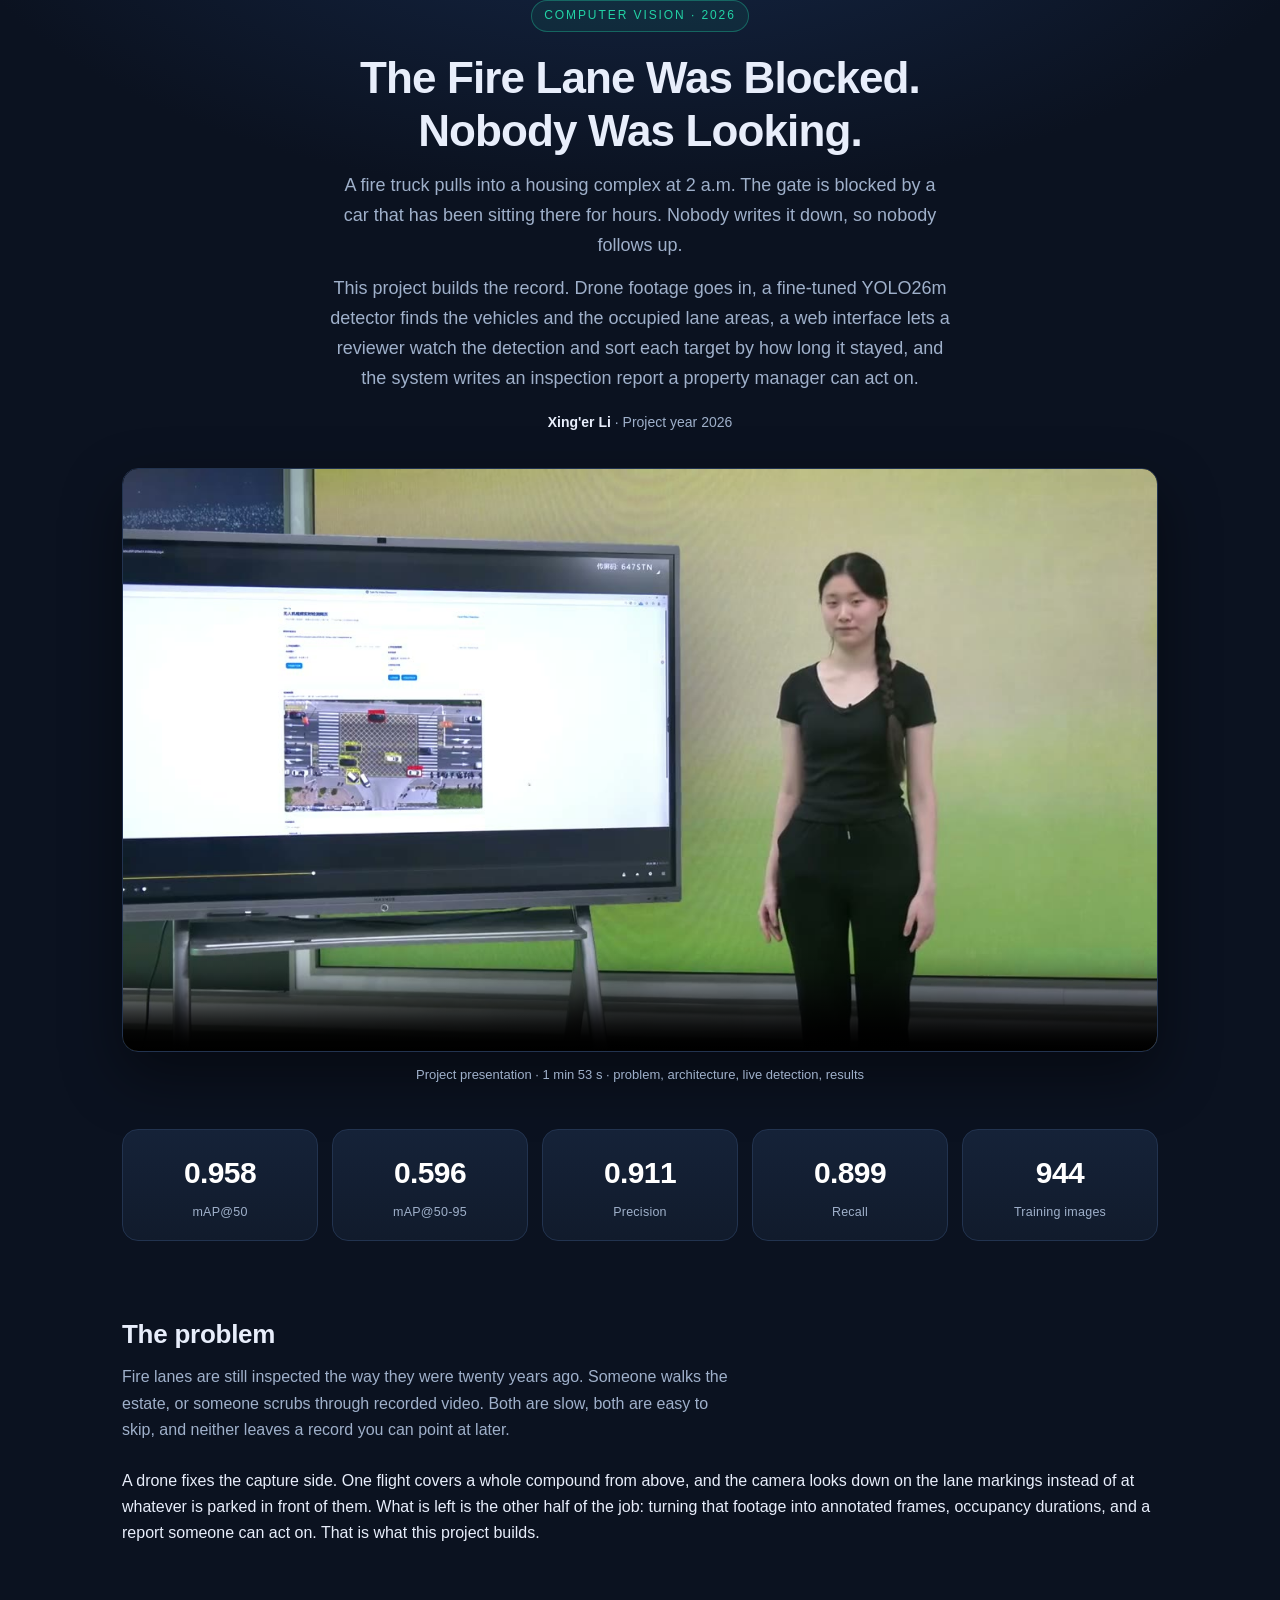
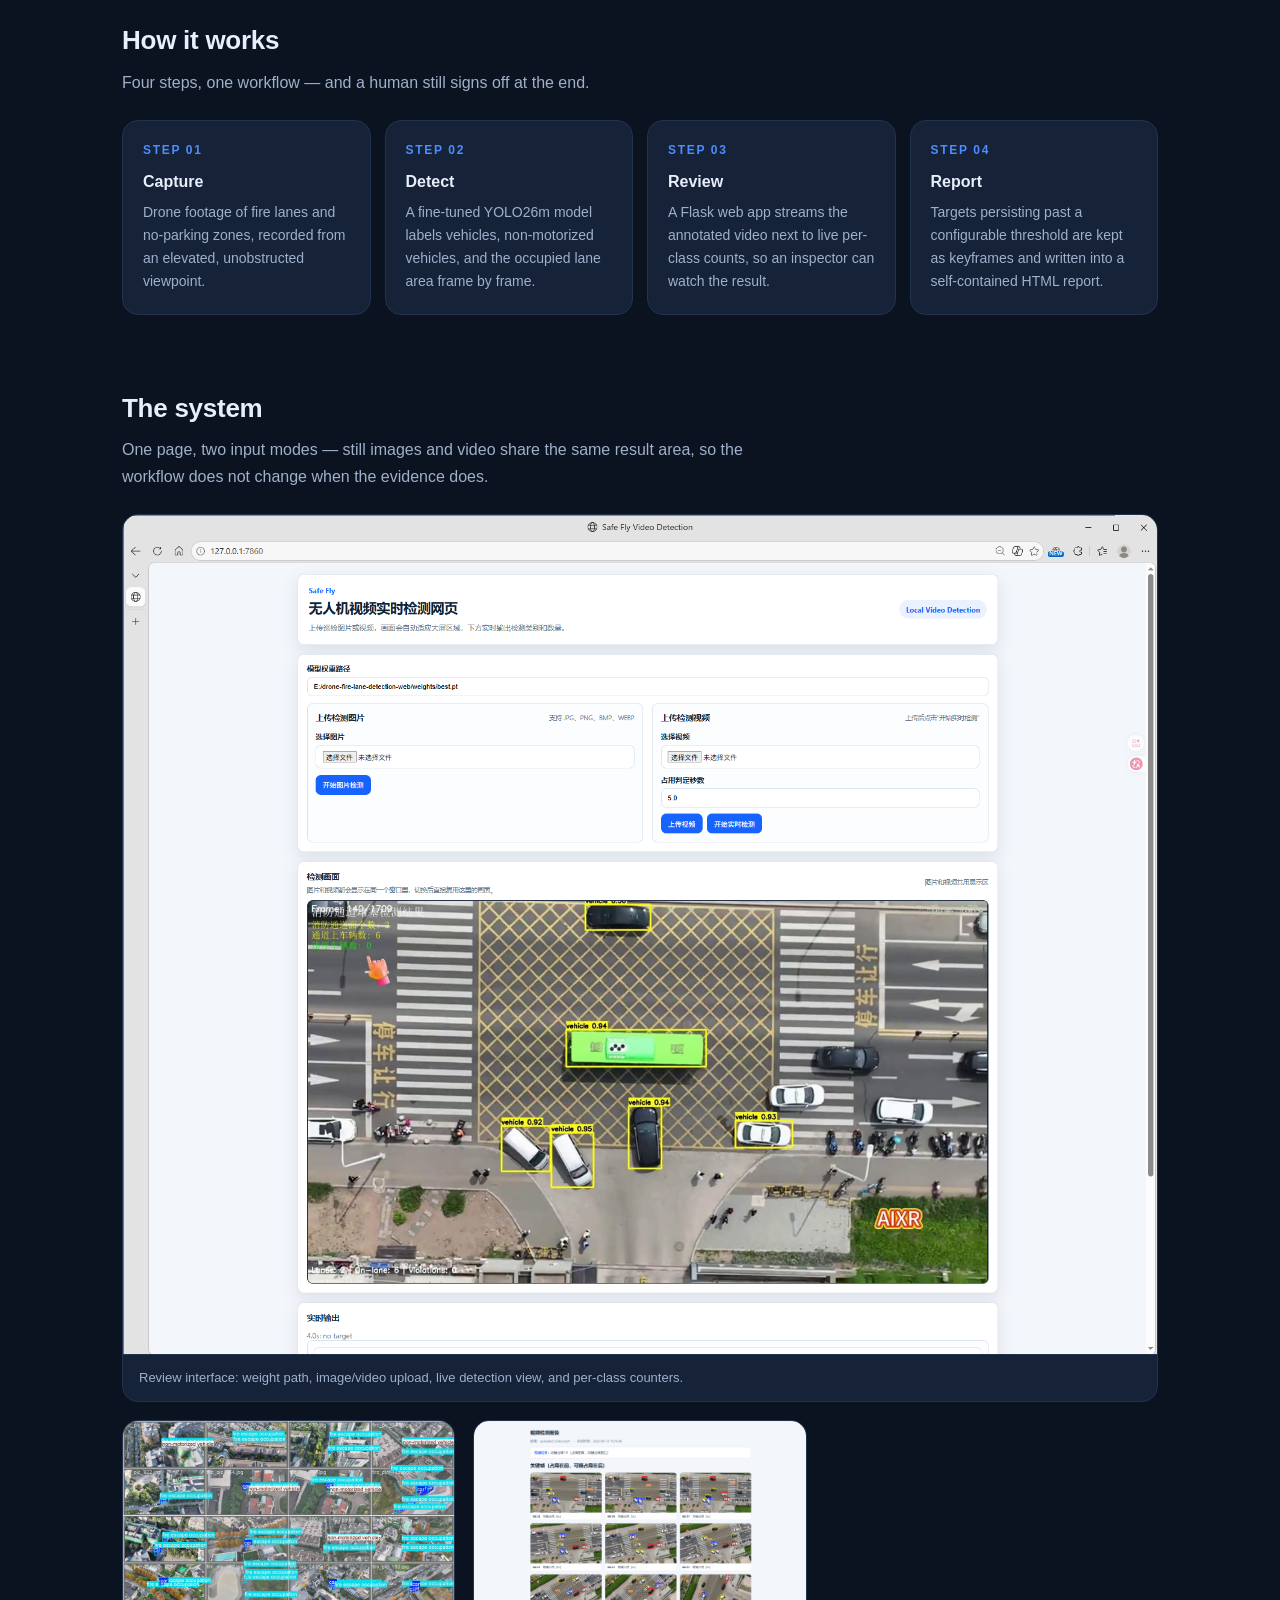
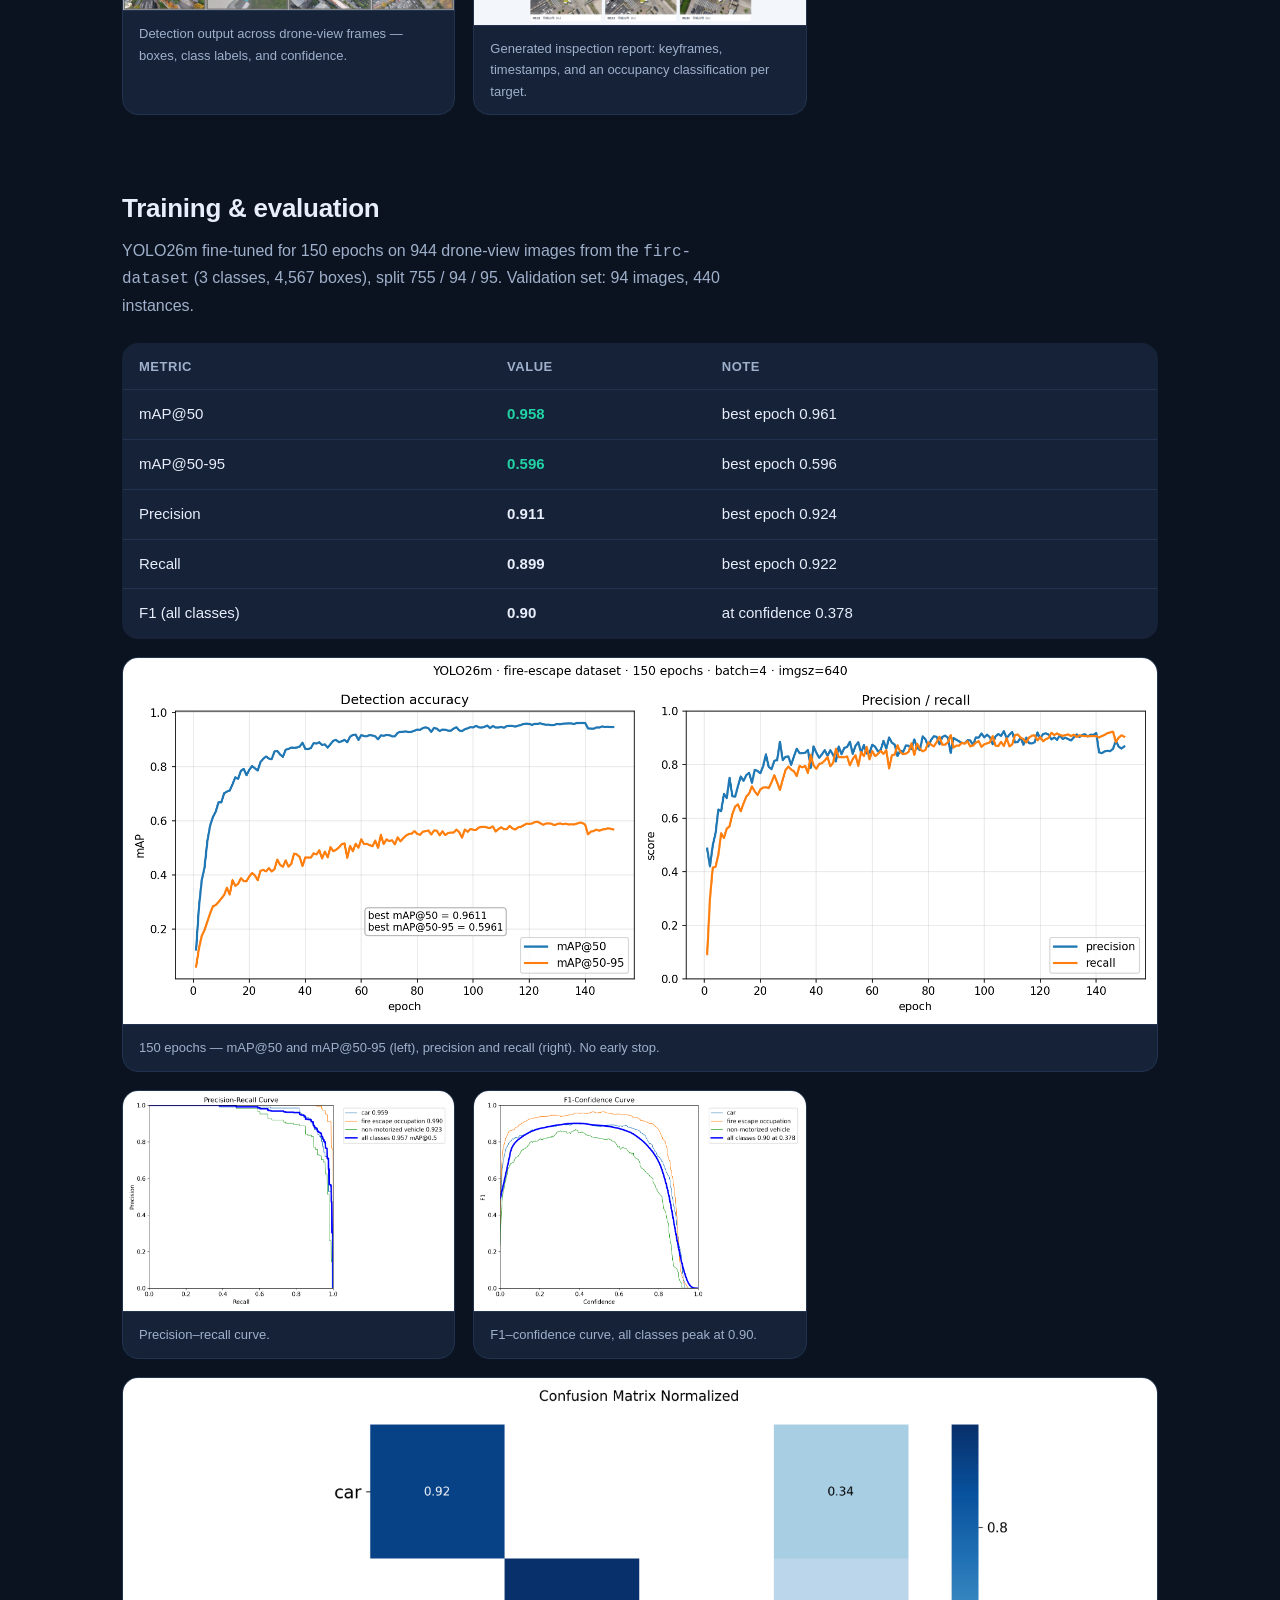
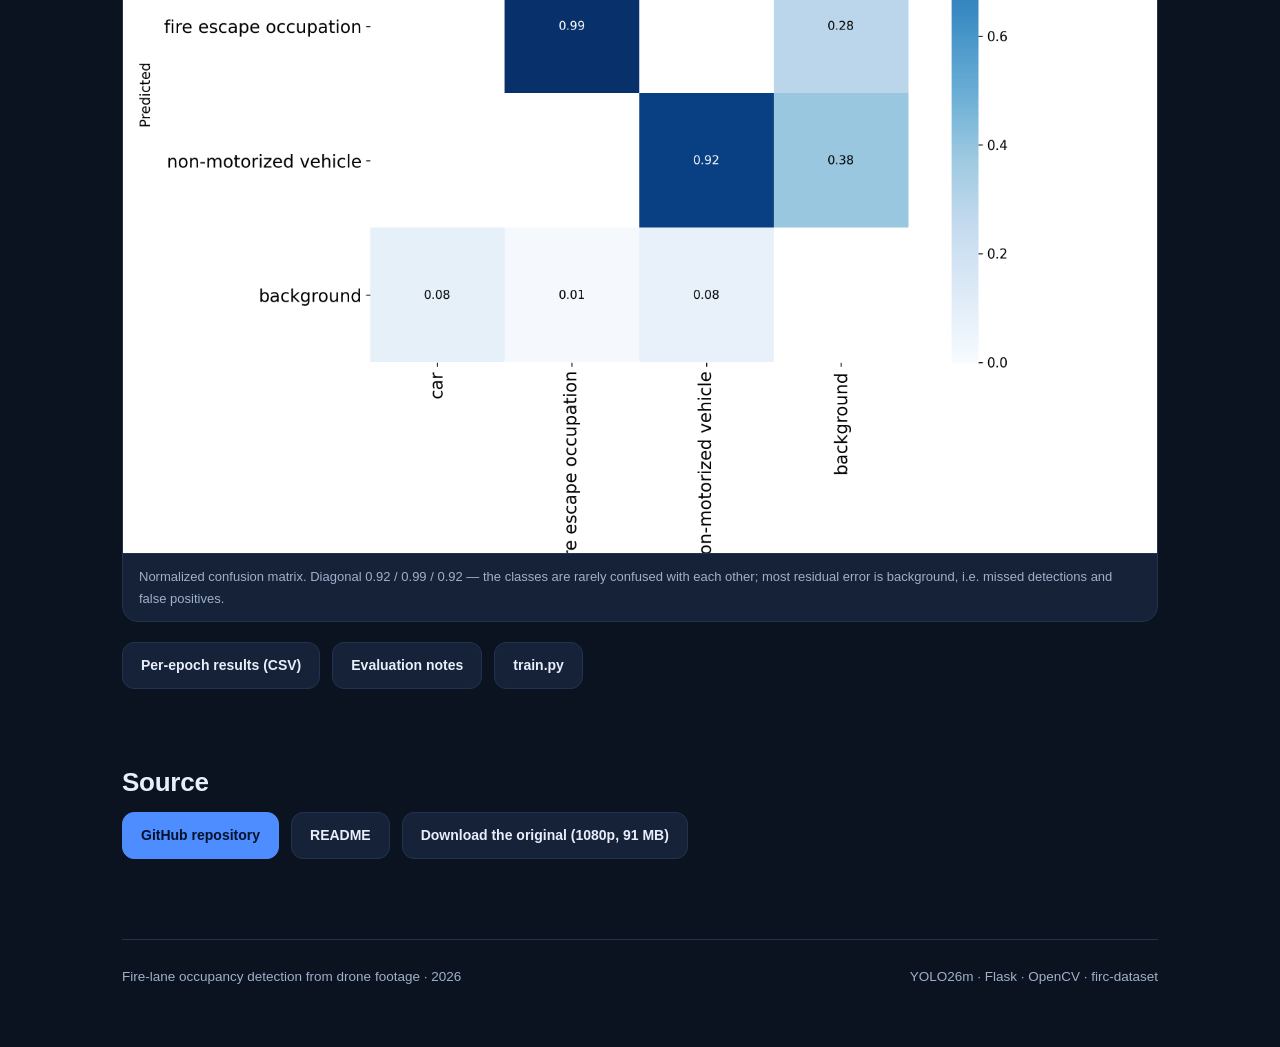
<file: index.html>
<!DOCTYPE html>
<html lang="en">
<head>
<meta charset="utf-8">
<meta name="viewport" content="width=device-width, initial-scale=1">
<title>The Fire Lane Was Blocked. Nobody Was Looking. — Fire-Lane Detection from Drone Footage</title>
<meta name="description" content="Fire-lane occupancy detection from drone footage: a fine-tuned YOLO26m detector, a review interface that sorts each target by how long it stayed, and an inspection report a property manager can act on.">
<style>
  :root{
    --bg:#0b1220;
    --bg-soft:#111c30;
    --card:#152238;
    --line:#22334f;
    --text:#e8eefb;
    --muted:#9fb0ca;
    --accent:#4d8dff;
    --accent-2:#22d3a6;
    --warn:#ffb020;
    --radius:16px;
    --max:1080px;
  }
  *{box-sizing:border-box}
  html{scroll-behavior:smooth}
  body{
    margin:0;
    background:radial-gradient(1200px 600px at 50% -160px, #16294a 0%, var(--bg) 60%) no-repeat, var(--bg);
    color:var(--text);
    font:16px/1.65 -apple-system,BlinkMacSystemFont,"Segoe UI","Noto Sans",Helvetica,Arial,sans-serif;
    -webkit-font-smoothing:antialiased;
  }
  a{color:var(--accent);text-decoration:none}
  a:hover{text-decoration:underline}
  .wrap{max-width:var(--max);margin:0 auto;padding:0 22px}
  header{padding:56px 0 8px;text-align:center}
  .eyebrow{
    display:inline-block;font-size:12px;letter-spacing:.16em;text-transform:uppercase;
    color:var(--accent-2);border:1px solid rgba(34,211,166,.35);
    padding:5px 12px;border-radius:999px;background:rgba(34,211,166,.08);
  }
  h1{font-size:clamp(26px,4.2vw,44px);line-height:1.2;margin:20px auto 14px;max-width:24ch;letter-spacing:-.02em}
  .lede{color:var(--muted);font-size:clamp(15px,1.6vw,18px);max-width:62ch;margin:0 auto}
  .lede + .lede{margin-top:14px}
  .byline{color:var(--muted);font-size:14px;margin-top:18px}
  .byline b{color:var(--text);font-weight:600}

  /* video */
  .player{margin:34px 0 0;border-radius:var(--radius);overflow:hidden;border:1px solid var(--line);
    background:#000;box-shadow:0 24px 60px rgba(0,0,0,.45)}
  .player video{display:block;width:100%;height:auto;aspect-ratio:16/9;background:#000}
  .caption{color:var(--muted);font-size:13px;text-align:center;margin:12px 0 0}

  /* stats */
  .stats{display:grid;grid-template-columns:repeat(auto-fit,minmax(150px,1fr));gap:14px;margin:44px 0 0}
  .stat{background:linear-gradient(180deg,var(--card),#111b2c);border:1px solid var(--line);
    border-radius:var(--radius);padding:18px 16px;text-align:center}
  .stat .v{font-size:clamp(22px,3vw,30px);font-weight:700;letter-spacing:-.02em;color:#fff}
  .stat .v small{font-size:.5em;color:var(--accent-2);font-weight:600;margin-left:2px}
  .stat .k{color:var(--muted);font-size:12.5px;margin-top:4px;letter-spacing:.02em}

  section{margin:72px 0 0}
  h2{font-size:clamp(20px,2.4vw,26px);margin:0 0 8px;letter-spacing:-.01em}
  .sub{color:var(--muted);margin:0 0 24px;max-width:70ch}
  p{margin:0 0 14px}

  /* pipeline */
  .flow{display:grid;grid-template-columns:repeat(auto-fit,minmax(200px,1fr));gap:14px}
  .step{background:var(--card);border:1px solid var(--line);border-radius:var(--radius);padding:20px}
  .step .n{font-size:12px;color:var(--accent);font-weight:700;letter-spacing:.14em}
  .step h3{margin:8px 0 6px;font-size:16px}
  .step p{color:var(--muted);font-size:14px;margin:0}

  /* figures */
  .figs{display:grid;grid-template-columns:repeat(auto-fit,minmax(320px,1fr));gap:18px}
  figure{margin:0;background:var(--card);border:1px solid var(--line);border-radius:var(--radius);overflow:hidden}
  figure img{display:block;width:100%;height:auto;background:#0b1220}
  figcaption{padding:12px 16px;color:var(--muted);font-size:13px;border-top:1px solid var(--line)}
  .wide{grid-column:1/-1}

  /* table */
  table{width:100%;border-collapse:collapse;background:var(--card);border:1px solid var(--line);
    border-radius:var(--radius);overflow:hidden;font-size:15px}
  th,td{padding:12px 16px;text-align:left;border-bottom:1px solid var(--line)}
  th{color:var(--muted);font-weight:600;font-size:13px;letter-spacing:.04em;text-transform:uppercase}
  tr:last-child td{border-bottom:none}
  td.num{font-variant-numeric:tabular-nums;font-weight:600}
  .best{color:var(--accent-2)}

  ul{margin:0 0 14px;padding-left:20px;color:var(--muted)}
  li{margin-bottom:7px}

  .links{display:flex;flex-wrap:wrap;gap:12px;margin-top:8px}
  .btn{display:inline-block;padding:11px 18px;border-radius:12px;border:1px solid var(--line);
    background:var(--card);color:var(--text);font-size:14px;font-weight:600}
  .btn.primary{background:var(--accent);border-color:var(--accent);color:#04122b}
  .btn:hover{text-decoration:none;filter:brightness(1.08)}

  footer{margin:80px 0 60px;padding-top:26px;border-top:1px solid var(--line);
    color:var(--muted);font-size:13.5px;display:flex;flex-wrap:wrap;gap:10px;justify-content:space-between}
  @media (max-width:560px){
    header{padding-top:36px}
    .figs{grid-template-columns:1fr}
    section{margin-top:52px}
  }
</style>
</head>
<body>

<header class="wrap">
  <span class="eyebrow">Computer Vision · 2026</span>
  <h1>The Fire Lane Was Blocked. Nobody Was Looking.</h1>
  <p class="lede">
    A fire truck pulls into a housing complex at 2 a.m. The gate is blocked by a car that has been
    sitting there for hours. Nobody writes it down, so nobody follows up.
  </p>
  <p class="lede">
    This project builds the record. Drone footage goes in, a fine-tuned YOLO26m detector finds the
    vehicles and the occupied lane areas, a web interface lets a reviewer watch the detection and
    sort each target by how long it stayed, and the system writes an inspection report a property
    manager can act on.
  </p>
  <p class="byline"><b>Xing'er Li</b> · Project year 2026</p>

  <div class="player">
    <video controls preload="metadata" playsinline poster="assets/demo-poster.jpg">
      <source src="assets/demo.mp4" type="video/mp4">
      Your browser cannot play this video.
      <a href="assets/demo.mp4">Download the demo (1:53)</a>.
    </video>
  </div>
  <p class="caption">Project presentation · 1 min 53 s · problem, architecture, live detection, results</p>

  <div class="stats">
    <div class="stat"><div class="v best">0.958</div><div class="k">mAP@50</div></div>
    <div class="stat"><div class="v best">0.596</div><div class="k">mAP@50-95</div></div>
    <div class="stat"><div class="v">0.911</div><div class="k">Precision</div></div>
    <div class="stat"><div class="v">0.899</div><div class="k">Recall</div></div>
    <div class="stat"><div class="v">944</div><div class="k">Training images</div></div>
  </div>
</header>

<main class="wrap">

  <section>
    <h2>The problem</h2>
    <p class="sub">
      Fire lanes are still inspected the way they were twenty years ago. Someone walks the estate,
      or someone scrubs through recorded video. Both are slow, both are easy to skip, and neither
      leaves a record you can point at later.
    </p>
    <p>
      A drone fixes the capture side. One flight covers a whole compound from above, and the
      camera looks down on the lane markings instead of at whatever is parked in front of them.
      What is left is the other half of the job: turning that footage into annotated frames,
      occupancy durations, and a report someone can act on. That is what this project builds.
    </p>
  </section>

  <section>
    <h2>How it works</h2>
    <p class="sub">Four steps, one workflow — and a human still signs off at the end.</p>
    <div class="flow">
      <div class="step">
        <div class="n">STEP 01</div>
        <h3>Capture</h3>
        <p>Drone footage of fire lanes and no-parking zones, recorded from an elevated, unobstructed viewpoint.</p>
      </div>
      <div class="step">
        <div class="n">STEP 02</div>
        <h3>Detect</h3>
        <p>A fine-tuned YOLO26m model labels vehicles, non-motorized vehicles, and the occupied lane area frame by frame.</p>
      </div>
      <div class="step">
        <div class="n">STEP 03</div>
        <h3>Review</h3>
        <p>A Flask web app streams the annotated video next to live per-class counts, so an inspector can watch the result.</p>
      </div>
      <div class="step">
        <div class="n">STEP 04</div>
        <h3>Report</h3>
        <p>Targets persisting past a configurable threshold are kept as keyframes and written into a self-contained HTML report.</p>
      </div>
    </div>
  </section>

  <section>
    <h2>The system</h2>
    <p class="sub">
      One page, two input modes — still images and video share the same result area, so the
      workflow does not change when the evidence does.
    </p>
    <div class="figs">
      <figure class="wide">
        <img src="assets/web-interface.png" alt="Web interface with upload forms and the detection stream">
        <figcaption>Review interface: weight path, image/video upload, live detection view, and per-class counters.</figcaption>
      </figure>
      <figure>
        <img src="assets/detection-output.jpg" alt="Annotated detection results on drone-view frames">
        <figcaption>Detection output across drone-view frames — boxes, class labels, and confidence.</figcaption>
      </figure>
      <figure>
        <img src="assets/inspection-report.png" alt="Generated HTML inspection report with keyframes">
        <figcaption>Generated inspection report: keyframes, timestamps, and an occupancy classification per target.</figcaption>
      </figure>
    </div>
  </section>

  <section>
    <h2>Training &amp; evaluation</h2>
    <p class="sub">
      YOLO26m fine-tuned for 150 epochs on 944 drone-view images from the <code>firc-dataset</code>
      (3 classes, 4,567 boxes), split 755 / 94 / 95. Validation set: 94 images, 440 instances.
    </p>
    <table>
      <thead>
        <tr><th>Metric</th><th>Value</th><th>Note</th></tr>
      </thead>
      <tbody>
        <tr><td>mAP@50</td><td class="num best">0.958</td><td>best epoch 0.961</td></tr>
        <tr><td>mAP@50-95</td><td class="num best">0.596</td><td>best epoch 0.596</td></tr>
        <tr><td>Precision</td><td class="num">0.911</td><td>best epoch 0.924</td></tr>
        <tr><td>Recall</td><td class="num">0.899</td><td>best epoch 0.922</td></tr>
        <tr><td>F1 (all classes)</td><td class="num">0.90</td><td>at confidence 0.378</td></tr>
      </tbody>
    </table>
    <div class="figs" style="margin-top:18px">
      <figure class="wide">
        <img src="assets/training-curves.png" alt="Training curves: mAP and precision/recall over 150 epochs">
        <figcaption>150 epochs — mAP@50 and mAP@50-95 (left), precision and recall (right). No early stop.</figcaption>
      </figure>
      <figure>
        <img src="results/curves/BoxPR_curve.png" alt="Precision-recall curve">
        <figcaption>Precision–recall curve.</figcaption>
      </figure>
      <figure>
        <img src="results/curves/BoxF1_curve.png" alt="F1-confidence curve">
        <figcaption>F1–confidence curve, all classes peak at 0.90.</figcaption>
      </figure>
      <figure class="wide">
        <img src="results/curves/confusion_matrix_normalized.png" alt="Normalized confusion matrix">
        <figcaption>
          Normalized confusion matrix. Diagonal 0.92 / 0.99 / 0.92 — the classes are rarely confused
          with each other; most residual error is background, i.e. missed detections and false positives.
        </figcaption>
      </figure>
    </div>
    <div class="links" style="margin-top:20px">
      <a class="btn" href="results/results.csv">Per-epoch results (CSV)</a>
      <a class="btn" href="results/metrics.md">Evaluation notes</a>
      <a class="btn" href="train.py">train.py</a>
    </div>
  </section>

  <section>
    <h2>Source</h2>
    <div class="links">
      <a class="btn primary" href="https://github.com/xc-done/drone-fire-lane-detection-web">GitHub repository</a>
      <a class="btn" href="https://github.com/xc-done/drone-fire-lane-detection-web#readme">README</a>
      <a class="btn" href="assets/demo.mp4">Download the original (1080p, 91 MB)</a>
    </div>
  </section>

  <footer>
    <span>Fire-lane occupancy detection from drone footage · 2026</span>
    <span>YOLO26m · Flask · OpenCV · firc-dataset</span>
  </footer>

</main>
</body>
</html>
</file>
